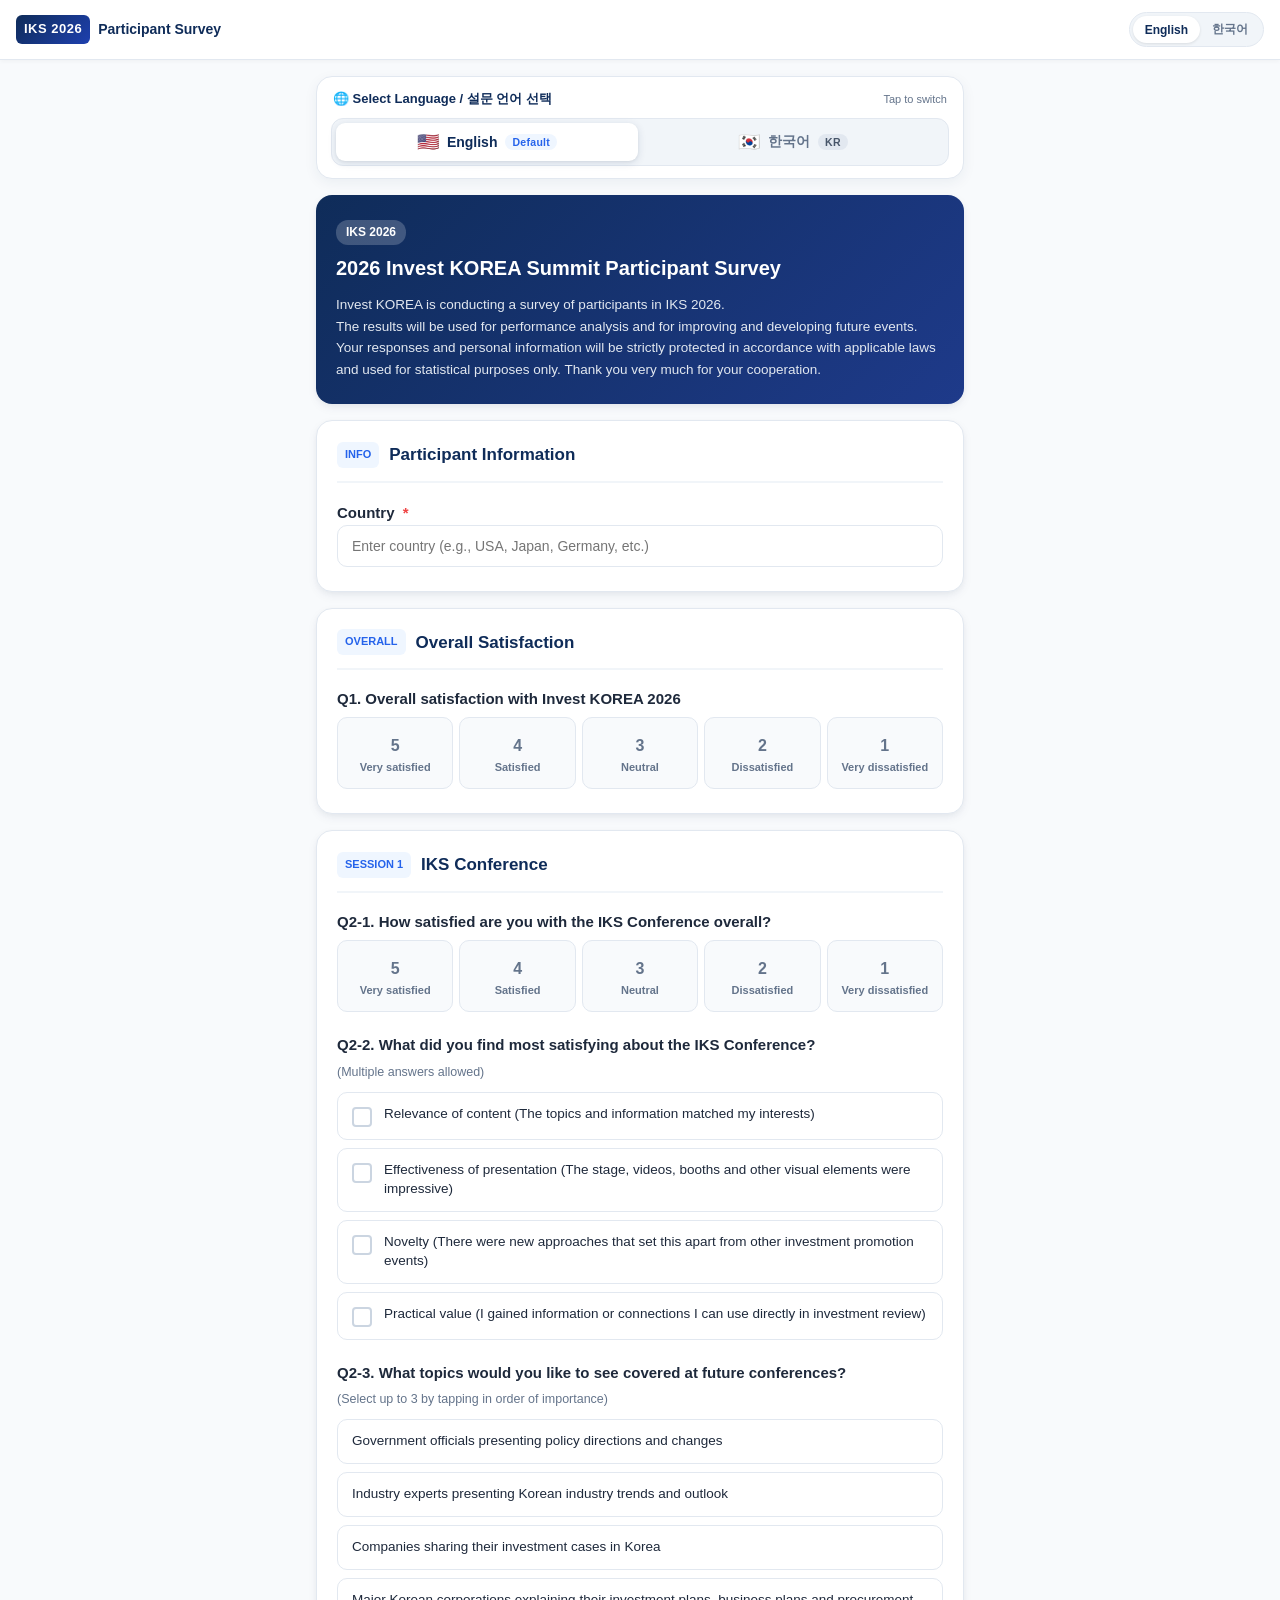
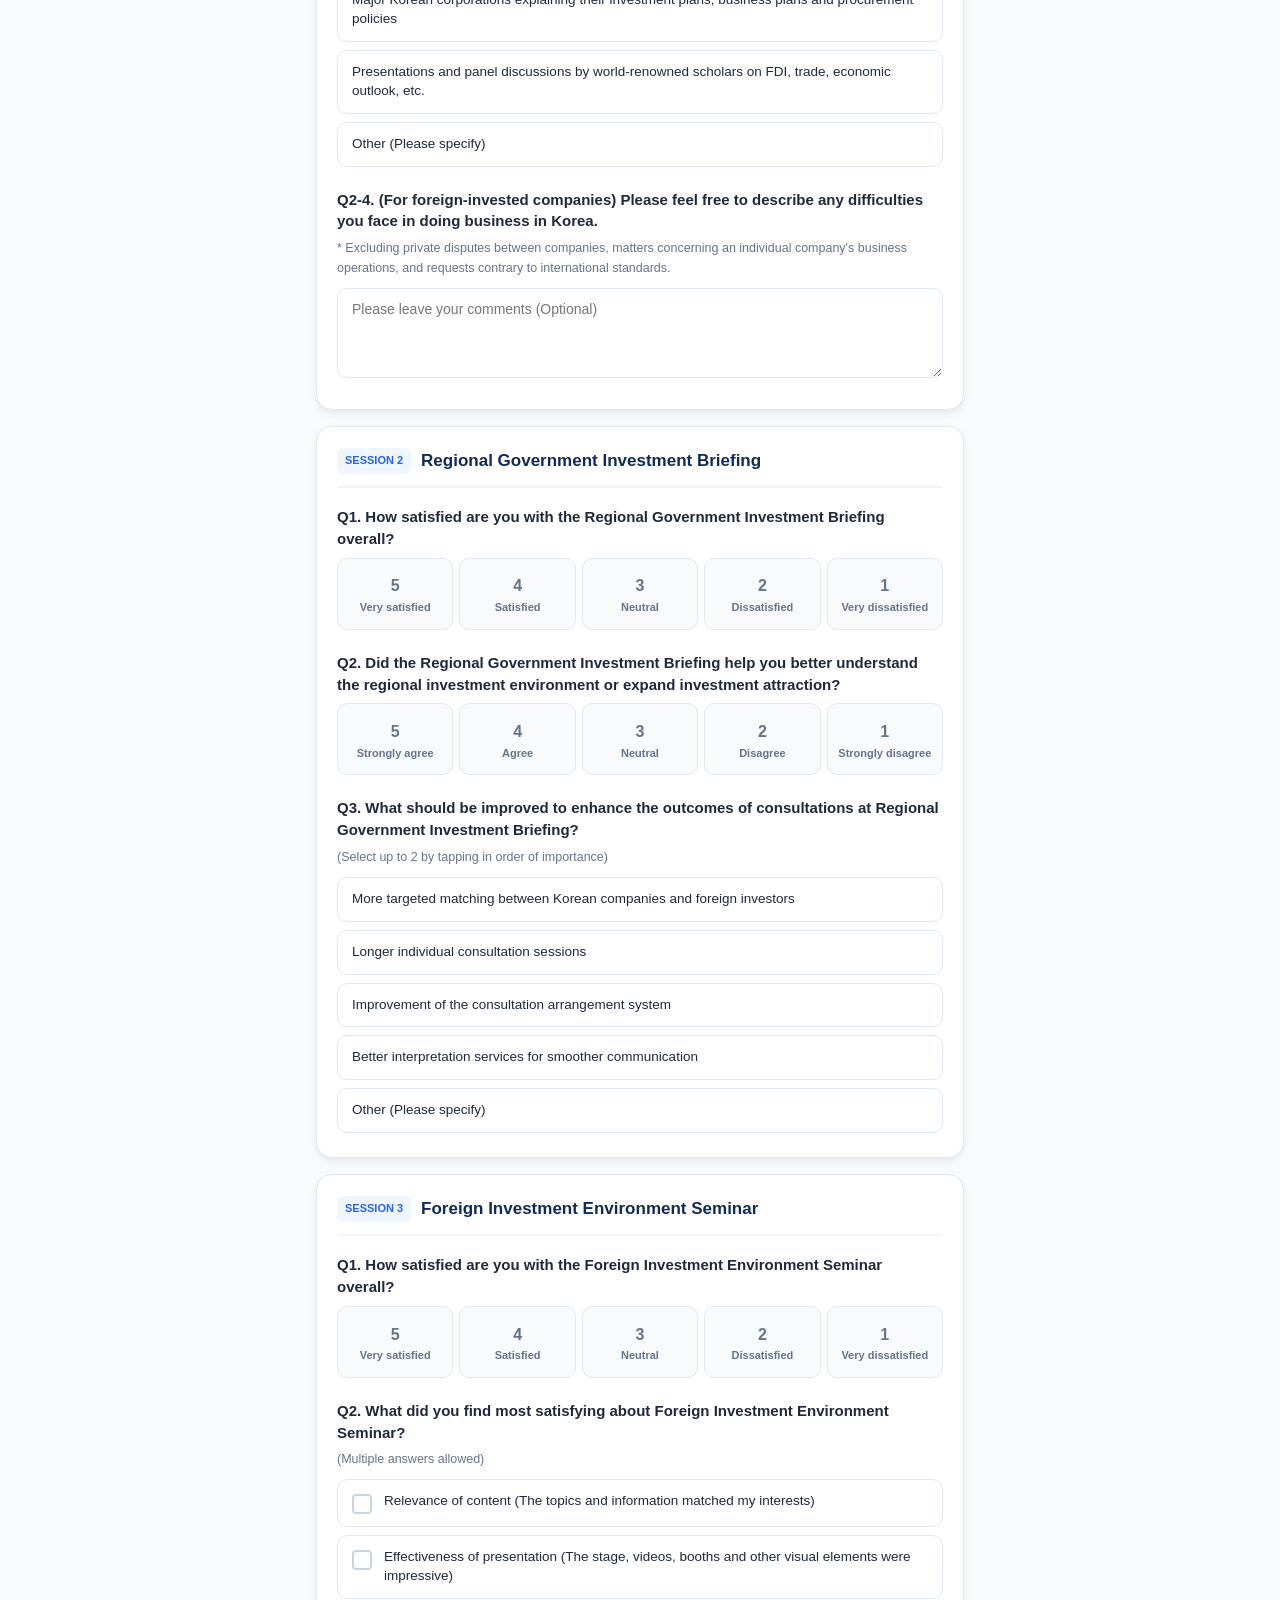
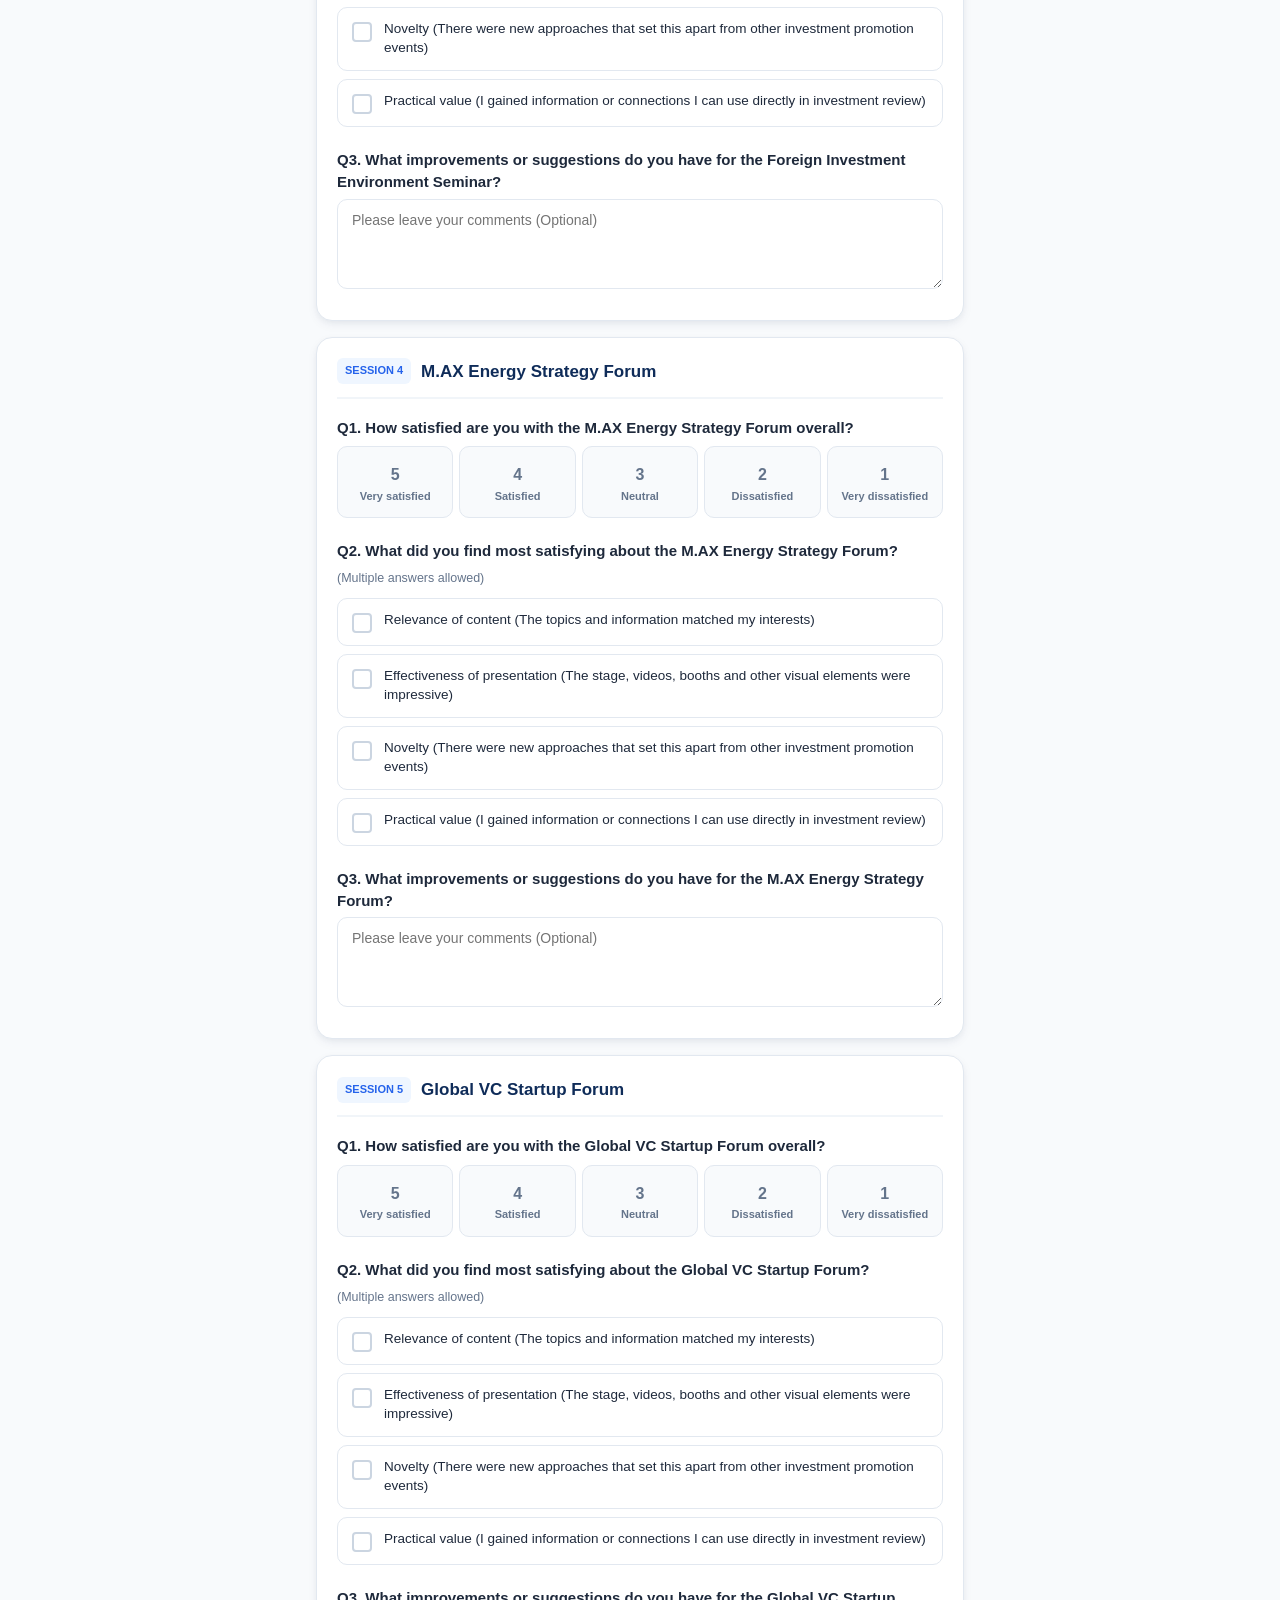
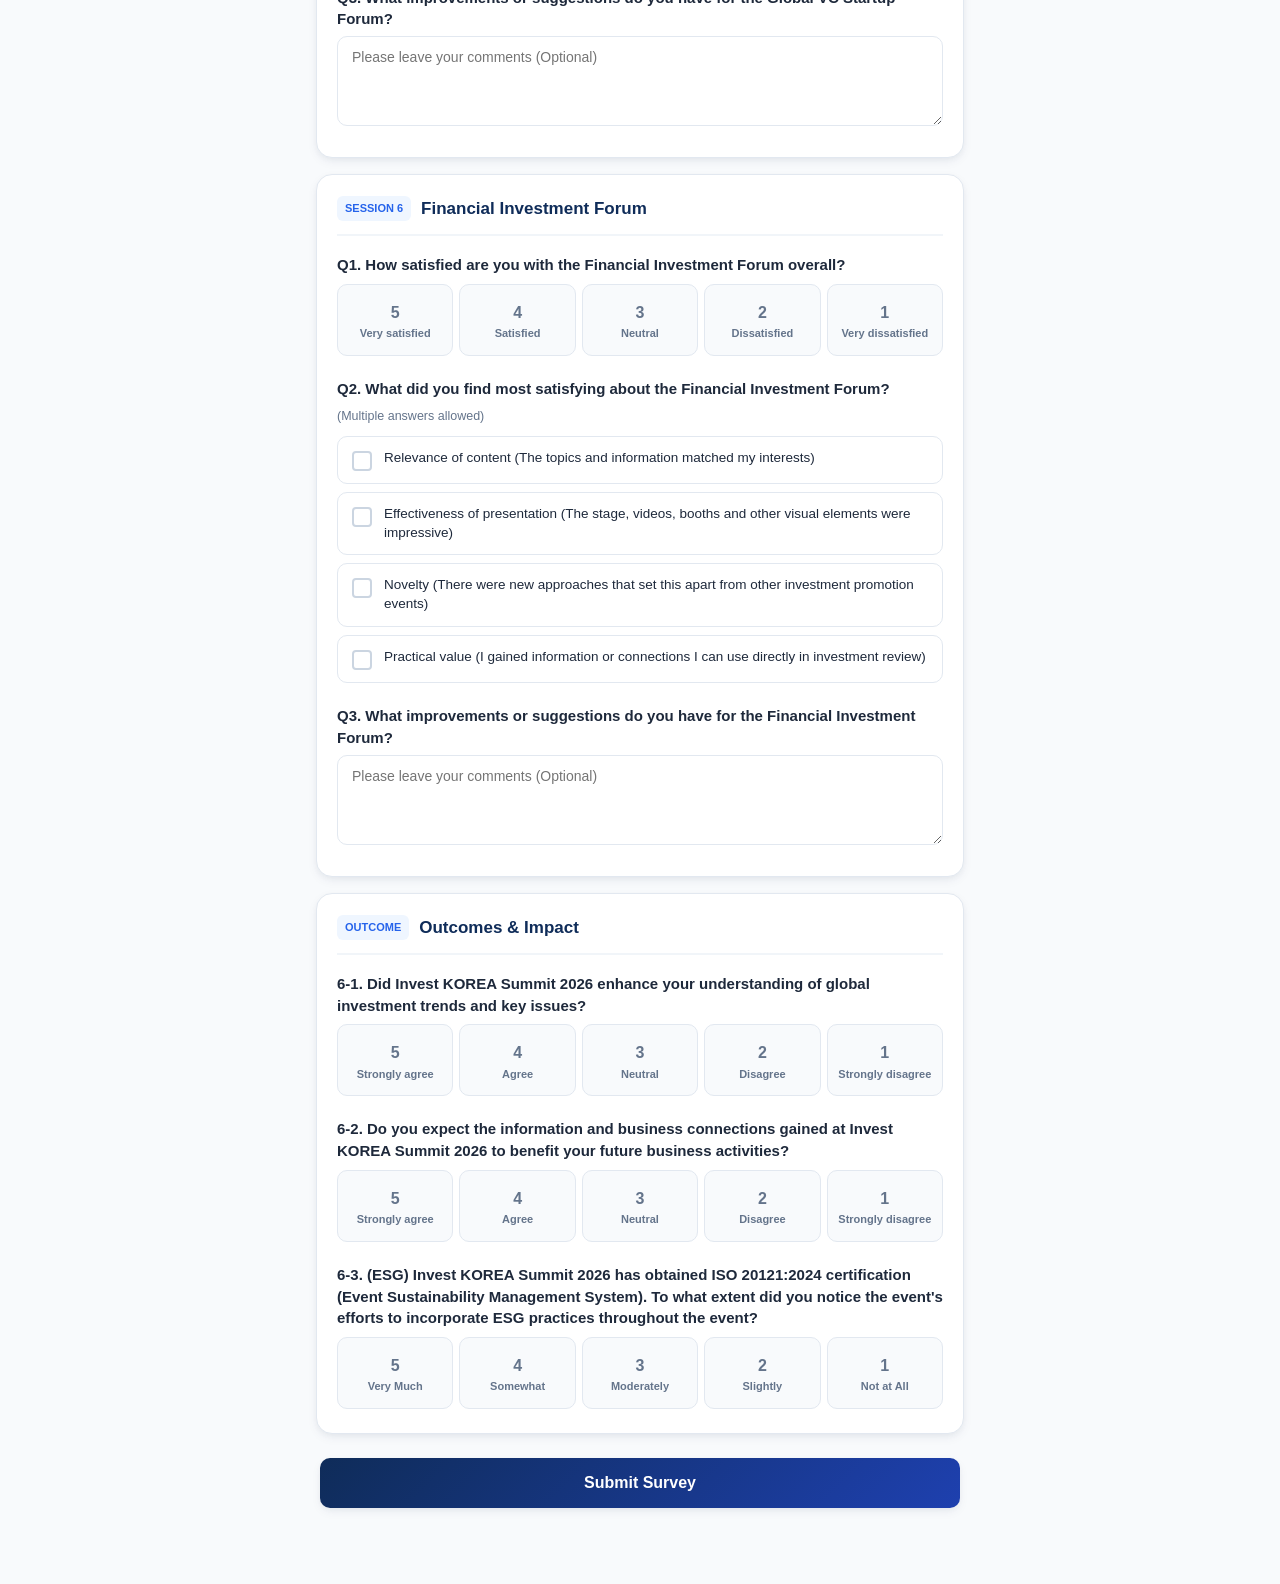
<file: templates/index.html>
<!DOCTYPE html>
<html lang="en">
<head>
  <meta charset="UTF-8">
  <meta name="viewport" content="width=device-width, initial-scale=1.0, maximum-scale=1.0, user-scalable=no">
  <title>2026 Invest KOREA Summit Participant Survey</title>
  <link rel="stylesheet" href="/static/css/style.css?v=25">
  <style>
    /* Premium Modern Segmented Language Switcher */
    .lang-nav-card {
      background: #ffffff;
      border: 1.5px solid #e2e8f0;
      border-radius: 16px;
      padding: 12px 14px;
      margin-bottom: 16px;
      box-shadow: 0 4px 14px rgba(15, 44, 89, 0.06);
    }
    .lang-nav-header {
      display: flex;
      align-items: center;
      justify-content: space-between;
      margin-bottom: 8px;
      padding: 0 2px;
    }
    .lang-nav-title {
      font-size: 13px;
      font-weight: 700;
      color: #0f2c59;
      display: flex;
      align-items: center;
      gap: 6px;
    }
    .lang-nav-hint {
      font-size: 11px;
      color: #64748b;
    }
    .segmented-control {
      display: grid;
      grid-template-columns: 1fr 1fr;
      background: #f1f5f9;
      padding: 4px;
      border-radius: 12px;
      gap: 4px;
      border: 1px solid #e2e8f0;
    }
    .segment-btn {
      display: flex;
      align-items: center;
      justify-content: center;
      gap: 8px;
      padding: 10px 14px;
      border: none;
      border-radius: 9px;
      background: transparent;
      color: #64748b;
      font-size: 14px;
      font-weight: 700;
      cursor: pointer;
      transition: all 0.2s cubic-bezier(0.4, 0, 0.2, 1);
      user-select: none;
      outline: none;
    }
    .segment-btn:hover {
      color: #1e293b;
    }
    .segment-btn.active {
      background: #ffffff;
      color: #0f2c59;
      box-shadow: 0 2px 8px rgba(15, 44, 89, 0.12), 0 1px 3px rgba(0, 0, 0, 0.05);
    }
    .segment-flag {
      font-size: 18px;
      line-height: 1;
    }
    .segment-tag {
      font-size: 10.5px;
      font-weight: 700;
      padding: 2px 7px;
      border-radius: 8px;
      background: #e2e8f0;
      color: #475569;
      letter-spacing: 0.3px;
    }
    .segment-btn.active .segment-tag {
      background: #eff6ff;
      color: #2563eb;
    }
  </style>
</head>
<body>

  <!-- Top Sticky Header with Language Switcher -->
  <header class="app-header">
    <div class="brand-wrapper">
      <span class="brand-badge">IKS 2026</span>
      <span class="brand-title" data-i18n="badge_survey">Participant Survey</span>
    </div>
    <div class="lang-switch-group">
      <button type="button" id="btnLangEn" class="lang-btn active">English</button>
      <button type="button" id="btnLangKo" class="lang-btn">한국어</button>
    </div>
  </header>

  <main class="container">
    <!-- Premium Segmented Language Switcher Card -->
    <div class="lang-nav-card">
      <div class="lang-nav-header">
        <span class="lang-nav-title">🌐 Select Language / 설문 언어 선택</span>
        <span class="lang-nav-hint">Tap to switch</span>
      </div>
      <div class="segmented-control">
        <button type="button" class="segment-btn active" data-lang="en">
          <span class="segment-flag">🇺🇸</span>
          <span>English</span>
          <span class="segment-tag">Default</span>
        </button>
        <button type="button" class="segment-btn" data-lang="ko">
          <span class="segment-flag">🇰🇷</span>
          <span>한국어</span>
          <span class="segment-tag">KR</span>
        </button>
      </div>
    </div>

    <!-- Intro Card -->
    <section class="intro-card">
      <span class="intro-badge" data-i18n="badge_event">IKS 2026</span>
      <h1 class="intro-title" data-i18n="title">2026 Invest KOREA Summit Participant Survey</h1>
      <p class="intro-desc" data-i18n="intro_desc">
        Invest KOREA is conducting a survey of participants in IKS 2026.
        The results will be used for performance analysis and for improving and developing future events. Your responses and personal information will be strictly protected in accordance with applicable laws and used for statistical purposes only. Thank you very much for your cooperation.
      </p>
    </section>

    <!-- Survey Form -->
    <form id="iksSurveyForm">

      <!-- Section: 기본 정보 -->
      <section class="form-section">
        <div class="section-header">
          <span class="section-tag">INFO</span>
          <h2 class="section-title" data-i18n="sec_info">기본 정보</h2>
        </div>

        <div class="question-group">
          <label class="question-title" for="country">
            <span data-i18n="label_country">소재 국가</span>
            <span class="required-mark">*</span>
          </label>
          <input type="text" id="country" class="input-text" data-i18n-ph="ph_country" placeholder="소재 국가를 입력해주세요" required>
        </div>
      </section>

      <!-- Section: 총괄 만족도 -->
      <section class="form-section">
        <div class="section-header">
          <span class="section-tag">OVERALL</span>
          <h2 class="section-title" data-i18n="sec_overall">총괄 만족도</h2>
        </div>

        <div class="question-group">
          <div class="question-title" data-i18n="q1_overall_title">문1. Invest KOREA 2026의 전반적인 만족도</div>
          <div class="scale-grid scale-satisfaction" data-name="q1_overall">
            <label class="scale-option" data-value="5">
              <input type="radio" name="q1_overall" value="5">
              <div class="scale-num">5</div>
              <div class="scale-text">매우 만족</div>
            </label>
            <label class="scale-option" data-value="4">
              <input type="radio" name="q1_overall" value="4">
              <div class="scale-num">4</div>
              <div class="scale-text">만족</div>
            </label>
            <label class="scale-option" data-value="3">
              <input type="radio" name="q1_overall" value="3">
              <div class="scale-num">3</div>
              <div class="scale-text">보통</div>
            </label>
            <label class="scale-option" data-value="2">
              <input type="radio" name="q1_overall" value="2">
              <div class="scale-num">2</div>
              <div class="scale-text">불만족</div>
            </label>
            <label class="scale-option" data-value="1">
              <input type="radio" name="q1_overall" value="1">
              <div class="scale-num">1</div>
              <div class="scale-text">매우 불만족</div>
            </label>
          </div>
        </div>
      </section>

      <!-- Section: Invest KOREA 컨퍼런스 -->
      <section class="form-section">
        <div class="section-header">
          <span class="section-tag">SESSION 1</span>
          <h2 class="section-title" data-i18n="sec_conf">IKS 컨퍼런스</h2>
        </div>

        <!-- 문2-1 -->
        <div class="question-group">
          <div class="question-title" data-i18n="conf_q1_title">문2-1. IKS 컨퍼런스의 전반적인 만족도는 어떻습니까?</div>
          <div class="scale-grid scale-satisfaction" data-name="conf_q1">
            <label class="scale-option" data-value="5"><input type="radio" name="conf_q1" value="5"><div class="scale-num">5</div><div class="scale-text">매우 만족</div></label>
            <label class="scale-option" data-value="4"><input type="radio" name="conf_q1" value="4"><div class="scale-num">4</div><div class="scale-text">만족</div></label>
            <label class="scale-option" data-value="3"><input type="radio" name="conf_q1" value="3"><div class="scale-num">3</div><div class="scale-text">보통</div></label>
            <label class="scale-option" data-value="2"><input type="radio" name="conf_q1" value="2"><div class="scale-num">2</div><div class="scale-text">불만족</div></label>
            <label class="scale-option" data-value="1"><input type="radio" name="conf_q1" value="1"><div class="scale-num">1</div><div class="scale-text">매우 불만족</div></label>
          </div>
        </div>

        <!-- 문2-2 -->
        <div class="question-group">
          <div class="question-title" data-i18n="conf_q2_title">문2-2. IKS 컨퍼런스에서 가장 만족스러웠던 점은 무엇입니까?</div>
          <div class="question-subtext" data-i18n="sub_multi">(복수 선택 가능)</div>
          <div class="choice-list factors-choice-group" id="conf_q2_choices">
            <div class="choice-item" data-id="1"><div class="choice-box"></div><div class="choice-label">내용의 적정성 (주제와 정보가 내 관심사에 맞았다)</div></div>
            <div class="choice-item" data-id="2"><div class="choice-box"></div><div class="choice-label">연출의 효과성 (무대·영상·부스 등 시각적 연출이 인상적이었다)</div></div>
            <div class="choice-item" data-id="3"><div class="choice-box"></div><div class="choice-label">참신함 (기존 투자유치행사와 다른 새로운 시도가 있었다)</div></div>
            <div class="choice-item" data-id="4"><div class="choice-box"></div><div class="choice-label">실질적 도움 (투자 검토에 바로 사용 가능한 정보나 연결을 얻었다)</div></div>
          </div>
        </div>

        <!-- 문2-3 -->
        <div class="question-group">
          <div class="question-title" data-i18n="conf_q3_title">문2-3. 향후 컨퍼런스에서 반드시 다루어졌으면 하는 내용은 무엇입니까?</div>
          <div class="question-subtext" data-i18n="sub_rank3">(중요한 순으로 최대 3개까지 터치하여 순위 선택)</div>
          <div class="rank-list" id="conf_q3_list">
            <div class="rank-item" data-id="1"><span class="rank-item-text">정부 관계자에 의한 정책방침 및 변화 발표</span><span class="rank-badge"></span></div>
            <div class="rank-item" data-id="2"><span class="rank-item-text">산업 전문가에 의한 국내 산업동향 및 전망</span><span class="rank-badge"></span></div>
            <div class="rank-item" data-id="3"><span class="rank-item-text">기업의 한국 투자사례 강연</span><span class="rank-badge"></span></div>
            <div class="rank-item" data-id="4"><span class="rank-item-text">한국 대기업의 투자계획, 사업계획, 조달방침 설명</span><span class="rank-badge"></span></div>
            <div class="rank-item" data-id="5"><span class="rank-item-text">세계적으로 저명한 석학을 초청, FDI/통상/경제전망 등 관련 발표 및 패널 토론</span><span class="rank-badge"></span></div>
            <div class="rank-item" data-id="6"><span class="rank-item-text">기타 (직접 입력)</span><span class="rank-badge"></span></div>
          </div>
          <div id="conf_q3_other_wrap" style="display: none; margin-top: 8px;">
            <input type="text" id="conf_q3_other" class="input-text" data-i18n-ph="conf_q3_ph_other" placeholder="기타 희망 내용을 입력해주세요">
          </div>
        </div>

        <!-- 문2-4 -->
        <div class="question-group">
          <div class="question-title" data-i18n="conf_q4_title">문2-4. (외투기업 대상) 국내 사업 경영 중 애로사항이 있으시면 자유롭게 기재하여 주십시오</div>
          <div class="question-subtext" data-i18n="conf_q4_note">* 단, 기업 간의 사적 분쟁, 개별기업의 영업에 관한 사항, 국제 표준에 반하는 요구는 제외</div>
          <textarea id="conf_q4" class="input-textarea" data-i18n-ph="ph_optional" placeholder="자유롭게 의견을 남겨주세요 (선택사항)"></textarea>
        </div>
      </section>

      <!-- Section: 지자체 투자환경 IR -->
      <section class="form-section">
        <div class="section-header">
          <span class="section-tag">SESSION 2</span>
          <h2 class="section-title" data-i18n="sec_reg">지자체 투자환경 IR</h2>
        </div>

        <!-- 문1 -->
        <div class="question-group">
          <div class="question-title" data-i18n="reg_q1_title">문1. 지자체 투자환경 IR의 전반적인 만족도는 어떻습니까?</div>
          <div class="scale-grid scale-satisfaction" data-name="reg_q1">
            <label class="scale-option" data-value="5"><input type="radio" name="reg_q1" value="5"><div class="scale-num">5</div><div class="scale-text">매우 만족</div></label>
            <label class="scale-option" data-value="4"><input type="radio" name="reg_q1" value="4"><div class="scale-num">4</div><div class="scale-text">만족</div></label>
            <label class="scale-option" data-value="3"><input type="radio" name="reg_q1" value="3"><div class="scale-num">3</div><div class="scale-text">보통</div></label>
            <label class="scale-option" data-value="2"><input type="radio" name="reg_q1" value="2"><div class="scale-num">2</div><div class="scale-text">불만족</div></label>
            <label class="scale-option" data-value="1"><input type="radio" name="reg_q1" value="1"><div class="scale-num">1</div><div class="scale-text">매우 불만족</div></label>
          </div>
        </div>

        <!-- 문2 -->
        <div class="question-group">
          <div class="question-title" data-i18n="reg_q2_title">문2. 지자체 투자환경 IR이 지자체 환경에 대한 이해 또는 투자유치를 확대하는 데 도움이 되었습니까?</div>
          <div class="scale-grid scale-agreement" data-name="reg_q2">
            <label class="scale-option" data-value="5"><input type="radio" name="reg_q2" value="5"><div class="scale-num">5</div><div class="scale-text">매우 그렇다</div></label>
            <label class="scale-option" data-value="4"><input type="radio" name="reg_q2" value="4"><div class="scale-num">4</div><div class="scale-text">그렇다</div></label>
            <label class="scale-option" data-value="3"><input type="radio" name="reg_q2" value="3"><div class="scale-num">3</div><div class="scale-text">보통</div></label>
            <label class="scale-option" data-value="2"><input type="radio" name="reg_q2" value="2"><div class="scale-num">2</div><div class="scale-text">그렇지 않다</div></label>
            <label class="scale-option" data-value="1"><input type="radio" name="reg_q2" value="1"><div class="scale-num">1</div><div class="scale-text">매우 그렇지 않다</div></label>
          </div>
        </div>

        <!-- 문3 -->
        <div class="question-group">
          <div class="question-title" data-i18n="reg_q3_title">문3. 지자체 투자환경 IR의 상담 성과를 제고하기 위해 개선되어야 할 사항은 무엇입니까?</div>
          <div class="question-subtext" data-i18n="sub_rank2">(중요한 순으로 최대 2개까지 터치하여 순위 선택)</div>
          <div class="rank-list" id="reg_q3_list">
            <div class="rank-item" data-id="1"><span class="rank-item-text">국내기업과 외국인투자자 간의 보다 타겟화된 매칭</span><span class="rank-badge"></span></div>
            <div class="rank-item" data-id="2"><span class="rank-item-text">개별 상담 시간의 확대</span><span class="rank-badge"></span></div>
            <div class="rank-item" data-id="3"><span class="rank-item-text">상담 주선 시스템의 개선</span><span class="rank-badge"></span></div>
            <div class="rank-item" data-id="4"><span class="rank-item-text">원활한 소통을 위한 통역 서비스 개선</span><span class="rank-badge"></span></div>
            <div class="rank-item" data-id="5"><span class="rank-item-text">기타 (직접 입력)</span><span class="rank-badge"></span></div>
          </div>
          <div id="reg_q3_other_wrap" style="display: none; margin-top: 8px;">
            <input type="text" id="reg_q3_other" class="input-text" data-i18n-ph="reg_q3_ph_other" placeholder="기타 개선사항을 입력해주세요">
          </div>
        </div>
      </section>

      <!-- Section: 외투 환경 세미나 -->
      <section class="form-section">
        <div class="section-header">
          <span class="section-tag">SESSION 3</span>
          <h2 class="section-title" data-i18n="sec_semi">외투 환경 세미나</h2>
        </div>

        <div class="question-group">
          <div class="question-title" data-i18n="semi_q1_title">문1. 외투 환경 세미나의 전반적인 만족도는 어떻습니까?</div>
          <div class="scale-grid scale-satisfaction" data-name="semi_q1">
            <label class="scale-option" data-value="5"><input type="radio" name="semi_q1" value="5"><div class="scale-num">5</div><div class="scale-text">매우 만족</div></label>
            <label class="scale-option" data-value="4"><input type="radio" name="semi_q1" value="4"><div class="scale-num">4</div><div class="scale-text">만족</div></label>
            <label class="scale-option" data-value="3"><input type="radio" name="semi_q1" value="3"><div class="scale-num">3</div><div class="scale-text">보통</div></label>
            <label class="scale-option" data-value="2"><input type="radio" name="semi_q1" value="2"><div class="scale-num">2</div><div class="scale-text">불만족</div></label>
            <label class="scale-option" data-value="1"><input type="radio" name="semi_q1" value="1"><div class="scale-num">1</div><div class="scale-text">매우 불만족</div></label>
          </div>
        </div>

        <div class="question-group">
          <div class="question-title" data-i18n="semi_q2_title">문2. 외투 환경 세미나에서 가장 만족스러웠던 점은 무엇입니까?</div>
          <div class="question-subtext" data-i18n="sub_multi">(복수 선택 가능)</div>
          <div class="choice-list factors-choice-group" id="semi_q2_choices">
            <div class="choice-item" data-id="1"><div class="choice-box"></div><div class="choice-label">내용의 적정성 (주제와 정보가 내 관심사에 맞았다)</div></div>
            <div class="choice-item" data-id="2"><div class="choice-box"></div><div class="choice-label">연출의 효과성 (무대·영상·부스 등 시각적 연출이 인상적이었다)</div></div>
            <div class="choice-item" data-id="3"><div class="choice-box"></div><div class="choice-label">참신함 (기존 투자유치행사와 다른 새로운 시도가 있었다)</div></div>
            <div class="choice-item" data-id="4"><div class="choice-box"></div><div class="choice-label">실질적 도움 (투자 검토에 바로 사용 가능한 정보나 연결을 얻었다)</div></div>
          </div>
        </div>

        <div class="question-group">
          <div class="question-title" data-i18n="semi_q3_title">문3. 외투 환경 세미나에서 개선 또는 제안하고 싶은 사항은 무엇입니까?</div>
          <textarea id="semi_q3" class="input-textarea" data-i18n-ph="ph_optional" placeholder="자유롭게 의견을 남겨주세요 (선택사항)"></textarea>
        </div>
      </section>

      <!-- Section: M.AX 에너지 전략 포럼 -->
      <section class="form-section">
        <div class="section-header">
          <span class="section-tag">SESSION 4</span>
          <h2 class="section-title" data-i18n="sec_max">M.AX 에너지 전략 포럼</h2>
        </div>

        <div class="question-group">
          <div class="question-title" data-i18n="max_q1_title">문1. M.AX 에너지 전략 포럼의 전반적인 만족도는 어떻습니까?</div>
          <div class="scale-grid scale-satisfaction" data-name="max_q1">
            <label class="scale-option" data-value="5"><input type="radio" name="max_q1" value="5"><div class="scale-num">5</div><div class="scale-text">매우 만족</div></label>
            <label class="scale-option" data-value="4"><input type="radio" name="max_q1" value="4"><div class="scale-num">4</div><div class="scale-text">만족</div></label>
            <label class="scale-option" data-value="3"><input type="radio" name="max_q1" value="3"><div class="scale-num">3</div><div class="scale-text">보통</div></label>
            <label class="scale-option" data-value="2"><input type="radio" name="max_q1" value="2"><div class="scale-num">2</div><div class="scale-text">불만족</div></label>
            <label class="scale-option" data-value="1"><input type="radio" name="max_q1" value="1"><div class="scale-num">1</div><div class="scale-text">매우 불만족</div></label>
          </div>
        </div>

        <div class="question-group">
          <div class="question-title" data-i18n="max_q2_title">문2. M.AX 에너지 전략 포럼에서 가장 만족스러웠던 점은 무엇입니까?</div>
          <div class="question-subtext" data-i18n="sub_multi">(복수 선택 가능)</div>
          <div class="choice-list factors-choice-group" id="max_q2_choices">
            <div class="choice-item" data-id="1"><div class="choice-box"></div><div class="choice-label">내용의 적정성 (주제와 정보가 내 관심사에 맞았다)</div></div>
            <div class="choice-item" data-id="2"><div class="choice-box"></div><div class="choice-label">연출의 효과성 (무대·영상·부스 등 시각적 연출이 인상적이었다)</div></div>
            <div class="choice-item" data-id="3"><div class="choice-box"></div><div class="choice-label">참신함 (기존 투자유치행사와 다른 새로운 시도가 있었다)</div></div>
            <div class="choice-item" data-id="4"><div class="choice-box"></div><div class="choice-label">실질적 도움 (투자 검토에 바로 사용 가능한 정보나 연결을 얻었다)</div></div>
          </div>
        </div>

        <div class="question-group">
          <div class="question-title" data-i18n="max_q3_title">문3. M.AX 에너지 전략 포럼 중 개선 또는 제안하고 싶은 사항은 무엇입니까?</div>
          <textarea id="max_q3" class="input-textarea" data-i18n-ph="ph_optional" placeholder="자유롭게 의견을 남겨주세요 (선택사항)"></textarea>
        </div>
      </section>

      <!-- Section: 글로벌 VC 스타트업 포럼 -->
      <section class="form-section">
        <div class="section-header">
          <span class="section-tag">SESSION 5</span>
          <h2 class="section-title" data-i18n="sec_vc">글로벌 VC 스타트업 포럼</h2>
        </div>

        <div class="question-group">
          <div class="question-title" data-i18n="vc_q1_title">문1. 글로벌 VC 스타트업 포럼의 전반적인 만족도는 어떻습니까?</div>
          <div class="scale-grid scale-satisfaction" data-name="vc_q1">
            <label class="scale-option" data-value="5"><input type="radio" name="vc_q1" value="5"><div class="scale-num">5</div><div class="scale-text">매우 만족</div></label>
            <label class="scale-option" data-value="4"><input type="radio" name="vc_q1" value="4"><div class="scale-num">4</div><div class="scale-text">만족</div></label>
            <label class="scale-option" data-value="3"><input type="radio" name="vc_q1" value="3"><div class="scale-num">3</div><div class="scale-text">보통</div></label>
            <label class="scale-option" data-value="2"><input type="radio" name="vc_q1" value="2"><div class="scale-num">2</div><div class="scale-text">불만족</div></label>
            <label class="scale-option" data-value="1"><input type="radio" name="vc_q1" value="1"><div class="scale-num">1</div><div class="scale-text">매우 불만족</div></label>
          </div>
        </div>

        <div class="question-group">
          <div class="question-title" data-i18n="vc_q2_title">문2. 글로벌 VC 스타트업 포럼에서 가장 만족스러웠던 점은 무엇입니까?</div>
          <div class="question-subtext" data-i18n="sub_multi">(복수 선택 가능)</div>
          <div class="choice-list factors-choice-group" id="vc_q2_choices">
            <div class="choice-item" data-id="1"><div class="choice-box"></div><div class="choice-label">내용의 적정성 (주제와 정보가 내 관심사에 맞았다)</div></div>
            <div class="choice-item" data-id="2"><div class="choice-box"></div><div class="choice-label">연출의 효과성 (무대·영상·부스 등 시각적 연출이 인상적이었다)</div></div>
            <div class="choice-item" data-id="3"><div class="choice-box"></div><div class="choice-label">참신함 (기존 투자유치행사와 다른 새로운 시도가 있었다)</div></div>
            <div class="choice-item" data-id="4"><div class="choice-box"></div><div class="choice-label">실질적 도움 (투자 검토에 바로 사용 가능한 정보나 연결을 얻었다)</div></div>
          </div>
        </div>

        <div class="question-group">
          <div class="question-title" data-i18n="vc_q3_title">문3. 글로벌 VC 스타트업 포럼 중 개선 또는 제안하고 싶은 사항은 무엇입니까?</div>
          <textarea id="vc_q3" class="input-textarea" data-i18n-ph="ph_optional" placeholder="자유롭게 의견을 남겨주세요 (선택사항)"></textarea>
        </div>
      </section>

      <!-- Section: 재무적 투자포럼 -->
      <section class="form-section">
        <div class="section-header">
          <span class="section-tag">SESSION 6</span>
          <h2 class="section-title" data-i18n="sec_fin">재무적 투자포럼</h2>
        </div>

        <div class="question-group">
          <div class="question-title" data-i18n="fin_q1_title">문1. 재무적 투자포럼의 전반적인 만족도는 어떻습니까?</div>
          <div class="scale-grid scale-satisfaction" data-name="fin_q1">
            <label class="scale-option" data-value="5"><input type="radio" name="fin_q1" value="5"><div class="scale-num">5</div><div class="scale-text">매우 만족</div></label>
            <label class="scale-option" data-value="4"><input type="radio" name="fin_q1" value="4"><div class="scale-num">4</div><div class="scale-text">만족</div></label>
            <label class="scale-option" data-value="3"><input type="radio" name="fin_q1" value="3"><div class="scale-num">3</div><div class="scale-text">보통</div></label>
            <label class="scale-option" data-value="2"><input type="radio" name="fin_q1" value="2"><div class="scale-num">2</div><div class="scale-text">불만족</div></label>
            <label class="scale-option" data-value="1"><input type="radio" name="fin_q1" value="1"><div class="scale-num">1</div><div class="scale-text">매우 불만족</div></label>
          </div>
        </div>

        <div class="question-group">
          <div class="question-title" data-i18n="fin_q2_title">문2. 재무적 투자포럼에서 가장 만족스러웠던 점은 무엇입니까?</div>
          <div class="question-subtext" data-i18n="sub_multi">(복수 선택 가능)</div>
          <div class="choice-list factors-choice-group" id="fin_q2_choices">
            <div class="choice-item" data-id="1"><div class="choice-box"></div><div class="choice-label">내용의 적정성 (주제와 정보가 내 관심사에 맞았다)</div></div>
            <div class="choice-item" data-id="2"><div class="choice-box"></div><div class="choice-label">연출의 효과성 (무대·영상·부스 등 시각적 연출이 인상적이었다)</div></div>
            <div class="choice-item" data-id="3"><div class="choice-box"></div><div class="choice-label">참신함 (기존 투자유치행사와 다른 새로운 시도가 있었다)</div></div>
            <div class="choice-item" data-id="4"><div class="choice-box"></div><div class="choice-label">실질적 도움 (투자 검토에 바로 사용 가능한 정보나 연결을 얻었다)</div></div>
          </div>
        </div>

        <div class="question-group">
          <div class="question-title" data-i18n="fin_q3_title">문3. 재무적 투자포럼 중 개선 또는 제안하고 싶은 사항은 무엇입니까?</div>
          <textarea id="fin_q3" class="input-textarea" data-i18n-ph="ph_optional" placeholder="자유롭게 의견을 남겨주세요 (선택사항)"></textarea>
        </div>
      </section>

      <!-- Section: 효과 및 성과 부분 -->
      <section class="form-section">
        <div class="section-header">
          <span class="section-tag">OUTCOME</span>
          <h2 class="section-title" data-i18n="sec_eff">효과 및 성과 부분</h2>
        </div>

        <div class="question-group">
          <div class="question-title" data-i18n="eff_q1_title">6-1. Invest KOREA Summit 2026이 글로벌 현안과 당면과제를 시의적절하게 파악하는데 도움이 되었다고 생각하십니까?</div>
          <div class="scale-grid scale-recommendation" data-name="eff_q1">
            <label class="scale-option" data-value="5"><input type="radio" name="eff_q1" value="5"><div class="scale-num">5</div><div class="scale-text">매우 만족(추천)</div></label>
            <label class="scale-option" data-value="4"><input type="radio" name="eff_q1" value="4"><div class="scale-num">4</div><div class="scale-text">만족</div></label>
            <label class="scale-option" data-value="3"><input type="radio" name="eff_q1" value="3"><div class="scale-num">3</div><div class="scale-text">보통</div></label>
            <label class="scale-option" data-value="2"><input type="radio" name="eff_q1" value="2"><div class="scale-num">2</div><div class="scale-text">불만</div></label>
            <label class="scale-option" data-value="1"><input type="radio" name="eff_q1" value="1"><div class="scale-num">1</div><div class="scale-text">매우 불만(비추천)</div></label>
          </div>
        </div>

        <div class="question-group">
          <div class="question-title" data-i18n="eff_q2_title">6-2. Invest KOREA Summit 2026을 통해서 확보한 정보, 네트워크 등이 향후에도 귀 사의 사업에 도움이 될 것이라고 생각하십니까?</div>
          <div class="scale-grid scale-recommendation" data-name="eff_q2">
            <label class="scale-option" data-value="5"><input type="radio" name="eff_q2" value="5"><div class="scale-num">5</div><div class="scale-text">매우 만족(추천)</div></label>
            <label class="scale-option" data-value="4"><input type="radio" name="eff_q2" value="4"><div class="scale-num">4</div><div class="scale-text">만족</div></label>
            <label class="scale-option" data-value="3"><input type="radio" name="eff_q2" value="3"><div class="scale-num">3</div><div class="scale-text">보통</div></label>
            <label class="scale-option" data-value="2"><input type="radio" name="eff_q2" value="2"><div class="scale-num">2</div><div class="scale-text">불만</div></label>
            <label class="scale-option" data-value="1"><input type="radio" name="eff_q2" value="1"><div class="scale-num">1</div><div class="scale-text">매우 불만(비추천)</div></label>
          </div>
        </div>

        <div class="question-group">
          <div class="question-title" data-i18n="eff_q3_title">6-3. (ESG) Invest KOREA Summit 2026은 ISO20121:2024(지속가능이벤트경영시스템) 인증을 취득했습니다. 행사 현장에서 ESG 실천 노력을 체감하셨습니까?</div>
          <div class="scale-grid scale-esg" data-name="eff_q3">
            <label class="scale-option" data-value="5"><input type="radio" name="eff_q3" value="5"><div class="scale-num">5</div><div class="scale-text">매우 그렇다</div></label>
            <label class="scale-option" data-value="4"><input type="radio" name="eff_q3" value="4"><div class="scale-num">4</div><div class="scale-text">그렇다</div></label>
            <label class="scale-option" data-value="3"><input type="radio" name="eff_q3" value="3"><div class="scale-num">3</div><div class="scale-text">보통이다</div></label>
            <label class="scale-option" data-value="2"><input type="radio" name="eff_q3" value="2"><div class="scale-num">2</div><div class="scale-text">아니다</div></label>
            <label class="scale-option" data-value="1"><input type="radio" name="eff_q3" value="1"><div class="scale-num">1</div><div class="scale-text">매우 아니다</div></label>
          </div>
        </div>
      </section>

      <!-- Submit Section -->
      <div class="submit-wrapper">
        <button type="submit" id="btnSubmit" class="btn-submit">
          <div class="spinner" id="submitSpinner"></div>
          <span id="btnSubmitText" data-i18n="btn_submit">설문 응답 제출하기</span>
        </button>
      </div>

    </form>

    <!-- Success Feedback View -->
    <div id="successCard" class="success-card">
      <div class="success-icon">✓</div>
      <h2 class="success-title" data-i18n="success_title">설문 제출 완료</h2>
      <p class="success-desc" data-i18n="success_desc">
        소중한 응답이 안전하게 저장되었습니다.<br>
        Invest KOREA Summit 2026에 참여해주셔서 진심으로 감사드립니다.
      </p>
      <button type="button" id="btnRestart" class="btn-submit" style="max-width: 240px; margin: 0 auto;" data-i18n="btn_done">
        처음으로 돌아가기
      </button>
    </div>

  </main>

  <script src="/static/js/survey_content.js?v=30"></script>
  <script src="/static/js/app.js?v=30"></script>
</body>
</html>
</file>
<file: static/css/style.css>
/* Invest KOREA Summit 2026 Mobile-Optimized Survey Stylesheet */
:root {
  --primary: #0f2c59;
  --primary-hover: #1e3a8a;
  --accent: #2563eb;
  --accent-light: #eff6ff;
  --accent-border: #93c5fd;
  --text-dark: #1e293b;
  --text-muted: #64748b;
  --border-color: #e2e8f0;
  --bg-page: #f8fafc;
  --bg-card: #ffffff;
  --success: #10b981;
  --warning: #f59e0b;
  --danger: #ef4444;
  --radius-lg: 16px;
  --radius-md: 10px;
  --radius-sm: 6px;
  --shadow: 0 4px 12px -2px rgba(15, 44, 89, 0.08), 0 2px 6px -1px rgba(0, 0, 0, 0.04);
  --shadow-lg: 0 10px 25px -5px rgba(15, 44, 89, 0.12), 0 8px 10px -6px rgba(0, 0, 0, 0.05);
}

* {
  box-sizing: border-box;
  margin: 0;
  padding: 0;
  -webkit-tap-highlight-color: transparent;
}

body {
  font-family: -apple-system, BlinkMacSystemFont, "Pretendard", "Segoe UI", Roboto, "Helvetica Neue", Arial, sans-serif;
  background-color: var(--bg-page);
  color: var(--text-dark);
  line-height: 1.6;
  font-size: 15px;
  padding-bottom: 60px;
}

/* Header & Language Toggle */
.app-header {
  position: sticky;
  top: 0;
  z-index: 100;
  background-color: rgba(255, 255, 255, 0.95);
  backdrop-filter: blur(8px);
  border-bottom: 1px solid var(--border-color);
  padding: 12px 16px;
  display: flex;
  align-items: center;
  justify-content: space-between;
  box-shadow: 0 2px 4px rgba(0, 0, 0, 0.03);
}

.brand-wrapper {
  display: flex;
  align-items: center;
  gap: 8px;
}

.brand-badge {
  background: linear-gradient(135deg, #0f2c59 0%, #1e40af 100%);
  color: #fff;
  font-weight: 800;
  font-size: 13px;
  padding: 4px 8px;
  border-radius: var(--radius-sm);
  letter-spacing: 0.5px;
}

.brand-title {
  font-size: 14px;
  font-weight: 700;
  color: var(--primary);
}

.lang-switch-group {
  display: flex;
  background-color: #f1f5f9;
  padding: 3px;
  border-radius: 20px;
  border: 1px solid var(--border-color);
}

.lang-btn {
  border: none;
  background: transparent;
  padding: 5px 12px;
  font-size: 12px;
  font-weight: 600;
  border-radius: 16px;
  cursor: pointer;
  color: var(--text-muted);
  transition: all 0.2s ease;
}

.lang-btn.active {
  background-color: #ffffff;
  color: var(--primary);
  box-shadow: 0 1px 3px rgba(0,0,0,0.1);
  font-weight: 700;
}

/* Prominent Language Selector Banner */
.lang-selector-banner {
  background: #ffffff;
  border-radius: var(--radius-lg);
  padding: 16px;
  margin-bottom: 16px;
  border: 1.5px solid var(--border-color);
  box-shadow: var(--shadow);
}

.lang-selector-header {
  display: flex;
  align-items: center;
  justify-content: space-between;
  margin-bottom: 12px;
}

.lang-selector-title {
  font-size: 13.5px;
  font-weight: 700;
  color: var(--primary);
  display: flex;
  align-items: center;
  gap: 6px;
}

.lang-selector-note {
  font-size: 11.5px;
  color: var(--text-muted);
}

.lang-selector-grid {
  display: grid;
  grid-template-columns: 1fr 1fr;
  gap: 10px;
}

.lang-choice-btn {
  display: flex;
  align-items: center;
  gap: 12px;
  padding: 12px 14px;
  border: 2px solid var(--border-color);
  border-radius: var(--radius-md);
  background: #f8fafc;
  cursor: pointer;
  transition: all 0.2s ease;
  text-align: left;
  user-select: none;
}

.lang-choice-btn:hover {
  background: #f1f5f9;
  border-color: #cbd5e1;
}

.lang-choice-btn.active {
  background: #eff6ff;
  border-color: var(--accent);
  box-shadow: 0 2px 8px rgba(37, 99, 235, 0.15);
}

.lang-flag {
  font-size: 24px;
  line-height: 1;
}

.lang-choice-info {
  flex: 1;
  display: flex;
  flex-direction: column;
}

.lang-choice-name {
  font-size: 15px;
  font-weight: 800;
  color: var(--text-dark);
}

.lang-choice-btn.active .lang-choice-name {
  color: var(--accent);
}

.lang-choice-desc {
  font-size: 11.5px;
  color: var(--text-muted);
}

.lang-choice-check {
  font-size: 13px;
  font-weight: 800;
  color: transparent;
  width: 22px;
  height: 22px;
  border-radius: 50%;
  border: 1.5px solid #cbd5e1;
  display: flex;
  align-items: center;
  justify-content: center;
  flex-shrink: 0;
}

.lang-choice-btn.active .lang-choice-check {
  background: var(--accent);
  border-color: var(--accent);
  color: #ffffff;
}

/* Container */
.container {
  max-width: 680px;
  margin: 0 auto;
  padding: 16px;
}

/* Intro Banner */
.intro-card {
  background: linear-gradient(135deg, #0f2c59 0%, #1e3a8a 100%);
  color: #ffffff;
  border-radius: var(--radius-lg);
  padding: 24px 20px;
  margin-bottom: 16px;
  box-shadow: var(--shadow);
}

.intro-badge {
  display: inline-block;
  background-color: rgba(255, 255, 255, 0.2);
  color: #ffffff;
  font-size: 12px;
  font-weight: 600;
  padding: 3px 10px;
  border-radius: 12px;
  margin-bottom: 10px;
}

.intro-title {
  font-size: 20px;
  font-weight: 800;
  line-height: 1.35;
  margin-bottom: 12px;
}

.intro-desc {
  font-size: 13.5px;
  color: #e2e8f0;
  line-height: 1.6;
  white-space: pre-line;
}

/* Section Card */
.form-section {
  background-color: var(--bg-card);
  border-radius: var(--radius-lg);
  padding: 20px;
  margin-bottom: 16px;
  border: 1px solid var(--border-color);
  box-shadow: var(--shadow);
}

.section-header {
  display: flex;
  align-items: center;
  gap: 10px;
  margin-bottom: 18px;
  padding-bottom: 12px;
  border-bottom: 2px solid #f1f5f9;
}

.section-tag {
  background-color: var(--accent-light);
  color: var(--accent);
  font-size: 11px;
  font-weight: 700;
  padding: 4px 8px;
  border-radius: var(--radius-sm);
  text-transform: uppercase;
}

.section-title {
  font-size: 17px;
  font-weight: 700;
  color: var(--primary);
}

/* Question Group */
.question-group {
  margin-bottom: 22px;
}

.question-group:last-child {
  margin-bottom: 4px;
}

.question-title {
  font-size: 15px;
  font-weight: 700;
  color: var(--text-dark);
  margin-bottom: 6px;
  line-height: 1.45;
}

.question-subtext {
  font-size: 12.5px;
  color: var(--text-muted);
  margin-bottom: 10px;
}

.required-mark {
  color: var(--danger);
  margin-left: 4px;
}

/* Text Inputs */
.input-text, .input-textarea {
  width: 100%;
  padding: 12px 14px;
  border: 1.5px solid var(--border-color);
  border-radius: var(--radius-md);
  font-size: 14px;
  color: var(--text-dark);
  background-color: #ffffff;
  outline: none;
  transition: all 0.2s ease;
  font-family: inherit;
}

.input-text:focus, .input-textarea:focus {
  border-color: var(--accent);
  box-shadow: 0 0 0 3px rgba(37, 99, 235, 0.15);
}

.input-textarea {
  min-height: 90px;
  resize: vertical;
}

/* 5-Point Likert Scale Grid */
.scale-grid {
  display: grid;
  grid-template-columns: repeat(5, 1fr);
  gap: 6px;
  margin-top: 8px;
}

.scale-option {
  position: relative;
  display: flex;
  flex-direction: column;
  align-items: center;
  justify-content: center;
  padding: 12px 4px;
  background-color: #f8fafc;
  border: 1.5px solid var(--border-color);
  border-radius: var(--radius-md);
  cursor: pointer;
  transition: all 0.2s ease;
  min-height: 72px;
  text-align: center;
}

.scale-option input[type="radio"] {
  position: absolute;
  opacity: 0;
  pointer-events: none;
}

.scale-num {
  font-size: 16px;
  font-weight: 800;
  color: var(--text-muted);
  margin-bottom: 2px;
}

.scale-text {
  font-size: 11px;
  font-weight: 600;
  color: var(--text-muted);
  line-height: 1.2;
}

.scale-option:hover {
  background-color: #f1f5f9;
  border-color: #cbd5e1;
}

.scale-option.selected {
  background-color: var(--accent-light);
  border-color: var(--accent);
  box-shadow: 0 2px 6px rgba(37, 99, 235, 0.2);
}

.scale-option.selected .scale-num {
  color: var(--accent);
}

.scale-option.selected .scale-text {
  color: var(--accent);
  font-weight: 700;
}

/* Multi-Choice Option Cards */
.choice-list {
  display: flex;
  flex-direction: column;
  gap: 8px;
}

.choice-item {
  display: flex;
  align-items: flex-start;
  gap: 12px;
  padding: 12px 14px;
  border: 1.5px solid var(--border-color);
  border-radius: var(--radius-md);
  background-color: #ffffff;
  cursor: pointer;
  transition: all 0.2s ease;
  user-select: none;
}

.choice-item input[type="checkbox"] {
  position: absolute;
  opacity: 0;
  pointer-events: none;
}

.choice-box {
  width: 20px;
  height: 20px;
  border: 2px solid #cbd5e1;
  border-radius: 4px;
  display: flex;
  align-items: center;
  justify-content: center;
  flex-shrink: 0;
  margin-top: 2px;
  transition: all 0.2s ease;
}

.choice-item.selected {
  border-color: var(--accent);
  background-color: var(--accent-light);
}

.choice-item.selected .choice-box {
  background-color: var(--accent);
  border-color: var(--accent);
}

.choice-item.selected .choice-box::after {
  content: "✓";
  color: #ffffff;
  font-size: 13px;
  font-weight: 800;
}

.choice-label {
  font-size: 13.5px;
  color: var(--text-dark);
  line-height: 1.4;
}

/* Rank Choice Cards (1순위, 2순위, 3순위 배지) */
.rank-list {
  display: flex;
  flex-direction: column;
  gap: 8px;
}

.rank-item {
  display: flex;
  align-items: center;
  justify-content: space-between;
  padding: 12px 14px;
  border: 1.5px solid var(--border-color);
  border-radius: var(--radius-md);
  background-color: #ffffff;
  cursor: pointer;
  transition: all 0.2s ease;
  user-select: none;
}

.rank-item:hover {
  background-color: #f8fafc;
}

.rank-item.ranked {
  border-color: var(--accent);
  background-color: var(--accent-light);
}

.rank-badge {
  display: none;
  padding: 4px 10px;
  border-radius: 14px;
  font-size: 11.5px;
  font-weight: 800;
  letter-spacing: 0.3px;
  flex-shrink: 0;
  margin-left: 8px;
}

.rank-badge.rank-1 {
  display: inline-block;
  background-color: #2563eb;
  color: #ffffff;
}

.rank-badge.rank-2 {
  display: inline-block;
  background-color: #0284c7;
  color: #ffffff;
}

.rank-badge.rank-3 {
  display: inline-block;
  background-color: #0d9488;
  color: #ffffff;
}

.rank-item-text {
  font-size: 13.5px;
  line-height: 1.4;
  color: var(--text-dark);
}

/* Submit Section */
.submit-wrapper {
  margin-top: 24px;
  padding: 0 4px;
}

.btn-submit {
  width: 100%;
  padding: 16px;
  background: linear-gradient(135deg, #0f2c59 0%, #1e40af 100%);
  color: #ffffff;
  border: none;
  border-radius: var(--radius-md);
  font-size: 16px;
  font-weight: 700;
  cursor: pointer;
  box-shadow: var(--shadow);
  transition: all 0.2s ease;
  display: flex;
  align-items: center;
  justify-content: center;
  gap: 8px;
}

.btn-submit:hover:not(:disabled) {
  opacity: 0.95;
  transform: translateY(-1px);
  box-shadow: var(--shadow-lg);
}

.btn-submit:disabled {
  opacity: 0.6;
  cursor: not-allowed;
}

/* Success View */
.success-card {
  display: none;
  background-color: #ffffff;
  border-radius: var(--radius-lg);
  padding: 40px 24px;
  text-align: center;
  box-shadow: var(--shadow-lg);
  border: 1px solid var(--border-color);
  margin-top: 20px;
}

.success-icon {
  width: 64px;
  height: 64px;
  background-color: #dcfce7;
  color: var(--success);
  border-radius: 50%;
  display: flex;
  align-items: center;
  justify-content: center;
  font-size: 32px;
  margin: 0 auto 18px;
}

.success-title {
  font-size: 20px;
  font-weight: 800;
  color: var(--primary);
  margin-bottom: 8px;
}

.success-desc {
  font-size: 14px;
  color: var(--text-muted);
  line-height: 1.6;
  margin-bottom: 24px;
}

/* Spinner */
.spinner {
  width: 20px;
  height: 20px;
  border: 3px solid rgba(255, 255, 255, 0.3);
  border-top-color: #ffffff;
  border-radius: 50%;
  animation: spin 0.8s linear infinite;
  display: none;
}

@keyframes spin {
  to { transform: rotate(360deg); }
}

/* Mobile responsive fine-tuning */
@media (max-width: 480px) {
  .scale-grid {
    gap: 4px;
  }
  .scale-option {
    padding: 10px 2px;
    min-height: 68px;
  }
  .scale-num {
    font-size: 14px;
  }
  .scale-text {
    font-size: 10px;
  }
  .intro-title {
    font-size: 18px;
  }
}
</file>
